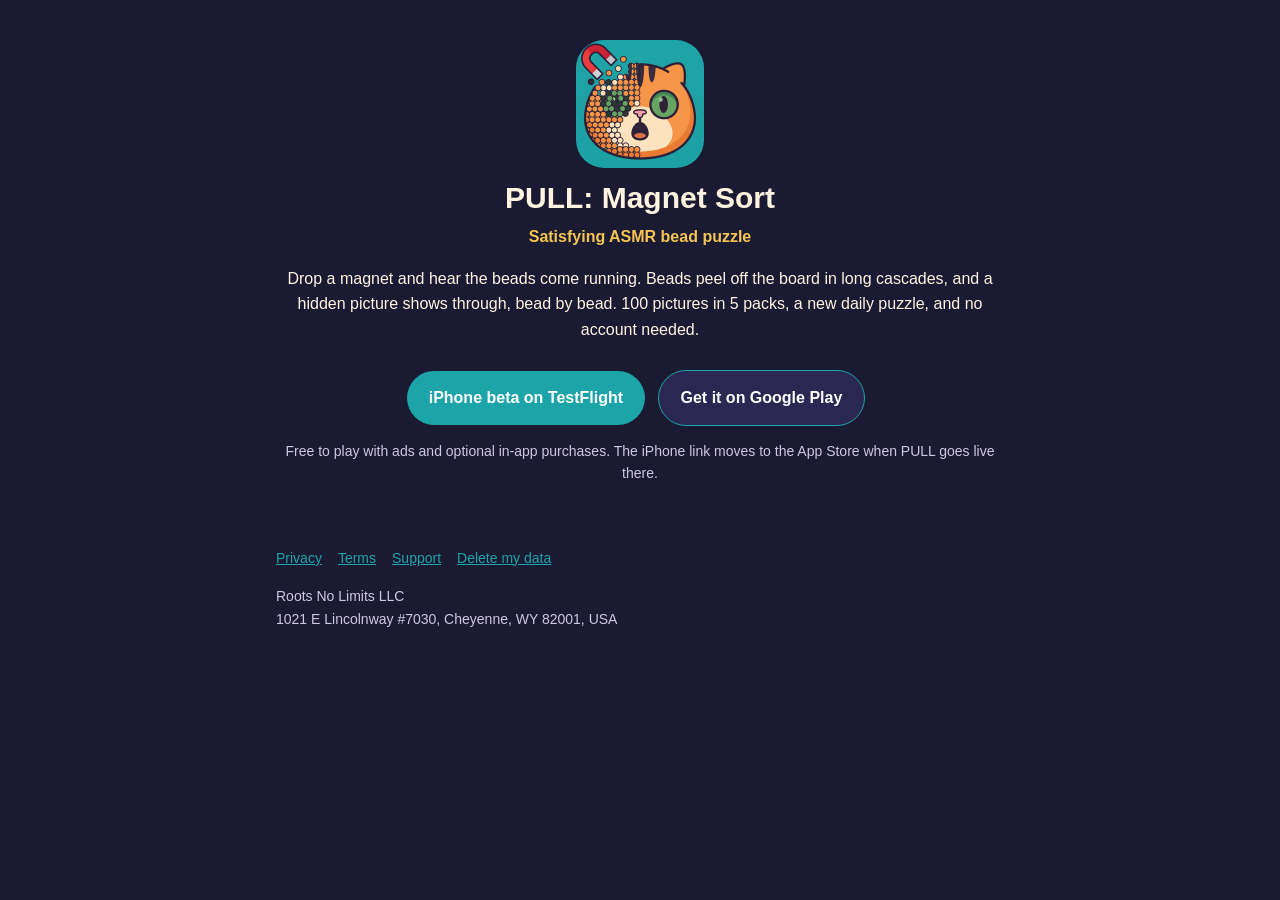
<file: index.html>
<!doctype html>
<html lang="en"><head><meta charset="utf-8"><meta name="viewport" content="width=device-width,initial-scale=1">
<title>PULL: Magnet Sort by Roots No Limits LLC</title>
<meta name="description" content="PULL: Magnet Sort is a satisfying ASMR bead puzzle game for iPhone and Android by Roots No Limits LLC.">
<link rel="canonical" href="https://game.rootsnolimits.com/">
<meta name="theme-color" content="#1B1A33">
<meta property="og:type" content="website"><meta property="og:title" content="PULL: Magnet Sort">
<meta property="og:description" content="Satisfying ASMR bead puzzle. Free on iPhone and Android.">
<meta property="og:url" content="https://game.rootsnolimits.com/"><meta property="og:image" content="https://game.rootsnolimits.com/get/og.png">
<link rel="icon" href="icon.png"><link rel="apple-touch-icon" href="icon.png"><link rel="stylesheet" href="style.css"></head>
<body><main>
<section class="hero">
<img class="hero-icon" src="icon.png" width="128" height="128" alt="PULL: Magnet Sort app icon">
<h1>PULL: Magnet Sort</h1>
<p class="sub">Satisfying ASMR bead puzzle</p>
<p>Drop a magnet and hear the beads come running. Beads peel off the board in long cascades, and a hidden picture shows through, bead by bead. 100 pictures in 5 packs, a new daily puzzle, and no account needed.</p>
<div class="stores">
<a class="btn" id="ios" href="https://testflight.apple.com/join/2nsPVVzH">iPhone beta on TestFlight</a>
<a class="btn alt" id="play" href="https://play.google.com/store/apps/details?id=com.rootsnolimits.pull">Get it on Google Play</a>
</div>
<p class="muted" id="note">Free to play with ads and optional in-app purchases. The iPhone link moves to the App Store when PULL goes live there.</p>
</section>
<script>
// Set APP_STORE when the App Store listing is live; the iPhone button then points there.
var APP_STORE="";
if(APP_STORE){var a=document.getElementById('ios');a.href=APP_STORE;a.textContent='Download on the App Store';document.getElementById('note').textContent='Free to play with ads and optional in-app purchases.';}
</script>
<nav><a href="privacy.html">Privacy</a><a href="terms.html">Terms</a><a href="support.html">Support</a><a href="delete-data.html">Delete my data</a></nav>
<footer class="muted">Roots No Limits LLC<br>1021 E Lincolnway #7030, Cheyenne, WY 82001, USA</footer>
</main></body></html>
</file>
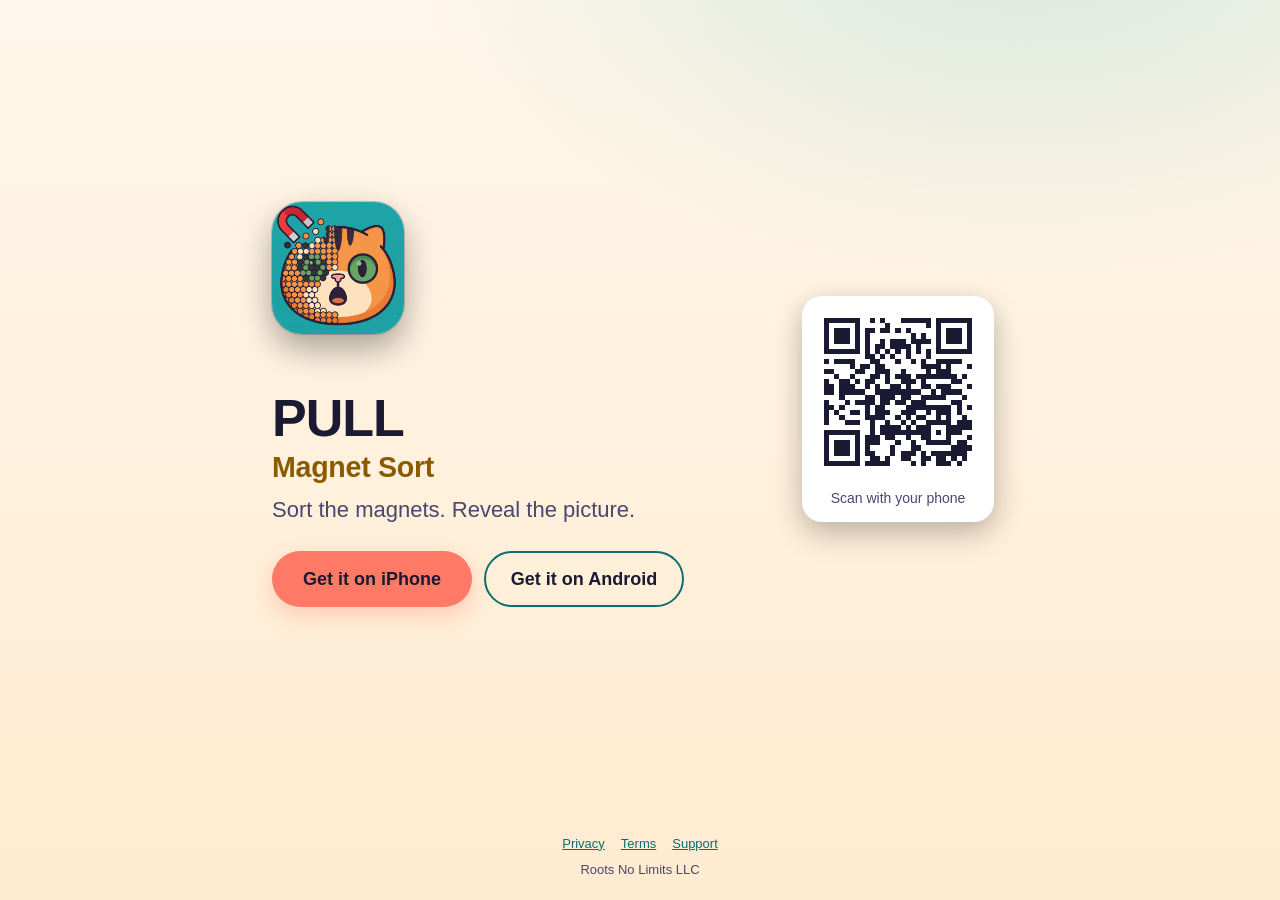
<file: get/index.html>
<!doctype html>
<html lang="en"><head><meta charset="utf-8">
<meta name="viewport" content="width=device-width,initial-scale=1,viewport-fit=cover">
<title>PULL: Magnet Sort</title>
<meta name="description" content="Place magnets to pull matching beads off a hidden picture. Sort the magnets. Reveal the picture.">
<meta name="color-scheme" content="dark light">
<meta name="theme-color" content="#1B1A33" media="(prefers-color-scheme: dark)">
<meta name="theme-color" content="#FFF7EA" media="(prefers-color-scheme: light)">
<link rel="canonical" href="https://game.rootsnolimits.com/get/">
<link rel="icon" href="../icon.png"><link rel="apple-touch-icon" href="../icon.png">
<meta property="og:type" content="website"><meta property="og:site_name" content="PULL: Magnet Sort">
<meta property="og:title" content="PULL: Magnet Sort">
<meta property="og:description" content="Sort the magnets. Reveal the picture. Free on iPhone and Android.">
<meta property="og:url" content="https://game.rootsnolimits.com/get/">
<meta property="og:image" content="https://game.rootsnolimits.com/get/og.png">
<meta property="og:image:width" content="1200"><meta property="og:image:height" content="630">
<meta property="og:image:alt" content="PULL: Magnet Sort app icon beside a red horseshoe magnet pulling colored beads">
<meta name="twitter:card" content="summary_large_image">
<meta name="twitter:title" content="PULL: Magnet Sort">
<meta name="twitter:description" content="Sort the magnets. Reveal the picture. Free on iPhone and Android.">
<meta name="twitter:image" content="https://game.rootsnolimits.com/get/og.png">
<meta name="twitter:image:alt" content="PULL: Magnet Sort app icon beside a red horseshoe magnet pulling colored beads">
<style>
:root{--bg:#1B1A33;--bg2:#2A2752;--panel:#2A2752;--text:#FFF4E0;--muted:#CFC6E8;--teal:#2FC3C8;--tealbtn:#1DA4A8;--gold:#F5C451;--coral:#FF7A66;--coral-h:#FF9080;--ink:#1B1A33;--line:rgba(255,244,224,.18);--bead1:#F28C28;--bead2:#FFF4E0;--bead3:#1DA4A8;--bead4:#F5C451;--glow:rgba(47,195,200,.22)}
@media (prefers-color-scheme:light){:root:not([data-theme=dark]){--bg:#FFF7EA;--bg2:#FFEBD0;--panel:#FFFFFF;--text:#1B1A33;--muted:#4A4670;--teal:#0B6E72;--tealbtn:#0B6E72;--gold:#8A5A00;--coral-h:#FF8F7D;--line:rgba(27,26,51,.2);--bead2:#2A2752;--glow:rgba(29,164,168,.18)}}
*{box-sizing:border-box}
html{-webkit-text-size-adjust:100%}
body{margin:0;min-height:100vh;min-height:100dvh;background:radial-gradient(900px 520px at 80% -10%,var(--glow),transparent 70%),linear-gradient(180deg,var(--bg),var(--bg2));background-color:var(--bg);color:var(--text);font:16px/1.55 -apple-system,BlinkMacSystemFont,"Segoe UI",Roboto,"Noto Sans Thai",sans-serif;display:flex;flex-direction:column}
main{flex:1;width:100%;max-width:980px;margin:0 auto;padding:max(24px,env(safe-area-inset-top)) 16px 24px;display:flex;flex-direction:column;justify-content:center}
.hero{display:grid;gap:28px;justify-items:center;text-align:center}
.stage{position:relative;width:196px;height:196px;display:grid;place-items:center;margin-top:8px}
.stage img{position:relative;z-index:1;width:132px;height:132px;border-radius:30px;box-shadow:0 14px 34px rgba(0,0,0,.35),0 0 0 1px var(--line)}
.bead{position:absolute;left:50%;top:50%;width:11px;height:11px;margin:-5.5px;border-radius:50%;background:var(--c);opacity:0;box-shadow:inset -2px -2px 0 rgba(0,0,0,.18),inset 2px 2px 0 rgba(255,255,255,.35);animation:pull 4.8s cubic-bezier(.5,0,.2,1) infinite;animation-delay:var(--d)}
@keyframes pull{0%{transform:translate(var(--x),var(--y)) scale(.7);opacity:0}15%{opacity:.95}70%{transform:translate(calc(var(--x)*.38),calc(var(--y)*.38)) scale(1);opacity:.95}100%{transform:translate(0,0) scale(.4);opacity:0}}
h1{margin:0;font-size:clamp(32px,8.5vw,52px);line-height:1.08;letter-spacing:-.02em;font-weight:800}
h1 small{display:block;font-size:.55em;font-weight:700;color:var(--gold);letter-spacing:-.01em;margin-top:6px}
.pitch{margin:10px 0 0;font-size:clamp(18px,4.8vw,22px);color:var(--muted)}
.actions{display:grid;gap:12px;width:100%;max-width:360px}
.btn{display:flex;flex-direction:column;align-items:center;justify-content:center;min-height:56px;padding:10px 22px;border-radius:999px;font-weight:800;font-size:18px;line-height:1.2;text-decoration:none;border:2px solid transparent;transition:transform .15s ease,background-color .15s ease,box-shadow .15s ease;-webkit-tap-highlight-color:transparent}
.btn small{font-size:13px;font-weight:600;opacity:.9}
.btn.primary{background:var(--coral);color:var(--ink);box-shadow:0 8px 22px rgba(255,122,102,.32)}
.btn.primary:hover{background:var(--coral-h);transform:translateY(-2px)}
.btn.primary:active{transform:translateY(0) scale(.98)}
.btn.secondary{background:transparent;color:var(--text);border-color:var(--line)}
.btn.secondary[href]{border-color:var(--teal);color:var(--text)}
.btn.secondary[href]:hover{background:var(--glow)}
.btn[aria-disabled=true]{cursor:default;opacity:1;color:var(--muted)}
:focus-visible{outline:3px solid var(--gold);outline-offset:3px}
.status{min-height:24px;margin:0;color:var(--muted);font-size:15px}
.bar{display:none;width:120px;height:4px;border-radius:4px;background:var(--line);overflow:hidden;margin:0 auto}
.redirecting .bar{display:block}.bar i{display:block;height:100%;width:100%;background:var(--teal);transform-origin:left;animation:fill .6s linear forwards}
@keyframes fill{from{transform:scaleX(0)}to{transform:scaleX(1)}}
.qr{display:none;text-align:center}
.qr figure{margin:0;display:inline-block;background:#fff;padding:12px;border-radius:20px;box-shadow:0 10px 30px rgba(0,0,0,.28)}
.qr svg{display:block;width:168px;height:168px}
.qr figcaption{margin-top:10px;color:var(--muted);font-size:14px}
.qr figcaption{margin-top:0;padding-top:12px;color:#4A4670}
footer{padding:16px 16px max(20px,env(safe-area-inset-bottom));text-align:center;font-size:13px;color:var(--muted)}
footer a{color:var(--teal);margin:0 8px}
noscript .ns{max-width:360px;margin:16px auto 0;display:grid;gap:10px}
@media (min-width:760px){
 .hero{grid-template-columns:1fr auto;grid-template-areas:"stage qr" "copy qr";gap:24px 72px;text-align:left;justify-items:start;align-items:center}
 .hero .stage{grid-area:stage}.hero .copy{grid-area:copy}
 .qr{display:block;grid-area:qr;justify-self:center}
 .hero{grid-template-columns:auto 220px;grid-template-areas:"stage qr" "copy qr";justify-content:center;column-gap:104px}
 .stage{margin:0 0 0 -32px}
 .actions{max-width:none;grid-template-columns:1fr 1fr;width:auto}
 .actions .btn{min-width:200px}
 .status,.bar{margin-left:0}
}
@media (hover:none) and (pointer:coarse){.qr{display:none!important}}
@media (prefers-reduced-motion:reduce){.bead{animation:none;opacity:0}.btn{transition:none}.bar i{animation:none;transform:none}}
</style></head>
<body>
<main>
<section class="hero" id="hero" aria-labelledby="title">
 <div class="stage" aria-hidden="true" id="stage"><img src="../icon.png" width="132" height="132" alt=""></div>
 <div class="copy">
  <h1 id="title">PULL<small>Magnet Sort</small></h1>
  <p class="pitch" data-i18n="pitch">Sort the magnets. Reveal the picture.</p>
  <div class="actions" style="margin-top:24px">
   <a class="btn primary" id="ios" href="https://testflight.apple.com/join/2nsPVVzH"><span data-i18n="ios">Get it on iPhone</span></a>
   <a class="btn secondary" id="android" href="https://play.google.com/store/apps/details?id=com.rootsnolimits.pull"><span data-i18n="android">Get it on Android</span></a>
  </div>
  <p class="status" id="status" role="status" aria-live="polite" style="margin-top:16px"></p>
  <div class="bar" aria-hidden="true"><i></i></div>
  <noscript><div class="ns">
   <a class="btn primary" href="https://testflight.apple.com/join/2nsPVVzH">Get it on iPhone</a>
   <a class="btn secondary" href="https://play.google.com/store/apps/details?id=com.rootsnolimits.pull">Get it on Android</a>
  </div></noscript>
 </div>
 <aside class="qr" aria-label="Scan to open on your phone"><figure><svg xmlns="http://www.w3.org/2000/svg" viewBox="0 0 33 33" shape-rendering="crispEdges" role="img" aria-label="QR code for https://game.rootsnolimits.com/get/"><rect width="33" height="33" fill="#fff"/><path fill="#1B1A33" d="M2 2h1v1h-1zM3 2h1v1h-1zM4 2h1v1h-1zM5 2h1v1h-1zM6 2h1v1h-1zM7 2h1v1h-1zM8 2h1v1h-1zM11 2h1v1h-1zM13 2h1v1h-1zM17 2h1v1h-1zM18 2h1v1h-1zM19 2h1v1h-1zM20 2h1v1h-1zM21 2h1v1h-1zM22 2h1v1h-1zM24 2h1v1h-1zM25 2h1v1h-1zM26 2h1v1h-1zM27 2h1v1h-1zM28 2h1v1h-1zM29 2h1v1h-1zM30 2h1v1h-1zM2 3h1v1h-1zM8 3h1v1h-1zM14 3h1v1h-1zM22 3h1v1h-1zM24 3h1v1h-1zM30 3h1v1h-1zM2 4h1v1h-1zM4 4h1v1h-1zM5 4h1v1h-1zM6 4h1v1h-1zM8 4h1v1h-1zM10 4h1v1h-1zM11 4h1v1h-1zM13 4h1v1h-1zM14 4h1v1h-1zM16 4h1v1h-1zM18 4h1v1h-1zM24 4h1v1h-1zM26 4h1v1h-1zM27 4h1v1h-1zM28 4h1v1h-1zM30 4h1v1h-1zM2 5h1v1h-1zM4 5h1v1h-1zM5 5h1v1h-1zM6 5h1v1h-1zM8 5h1v1h-1zM10 5h1v1h-1zM19 5h1v1h-1zM21 5h1v1h-1zM24 5h1v1h-1zM26 5h1v1h-1zM27 5h1v1h-1zM28 5h1v1h-1zM30 5h1v1h-1zM2 6h1v1h-1zM4 6h1v1h-1zM5 6h1v1h-1zM6 6h1v1h-1zM8 6h1v1h-1zM10 6h1v1h-1zM13 6h1v1h-1zM15 6h1v1h-1zM16 6h1v1h-1zM17 6h1v1h-1zM19 6h1v1h-1zM20 6h1v1h-1zM21 6h1v1h-1zM22 6h1v1h-1zM24 6h1v1h-1zM26 6h1v1h-1zM27 6h1v1h-1zM28 6h1v1h-1zM30 6h1v1h-1zM2 7h1v1h-1zM8 7h1v1h-1zM10 7h1v1h-1zM12 7h1v1h-1zM13 7h1v1h-1zM15 7h1v1h-1zM16 7h1v1h-1zM17 7h1v1h-1zM18 7h1v1h-1zM20 7h1v1h-1zM24 7h1v1h-1zM30 7h1v1h-1zM2 8h1v1h-1zM3 8h1v1h-1zM4 8h1v1h-1zM5 8h1v1h-1zM6 8h1v1h-1zM7 8h1v1h-1zM8 8h1v1h-1zM10 8h1v1h-1zM12 8h1v1h-1zM14 8h1v1h-1zM16 8h1v1h-1zM18 8h1v1h-1zM20 8h1v1h-1zM22 8h1v1h-1zM24 8h1v1h-1zM25 8h1v1h-1zM26 8h1v1h-1zM27 8h1v1h-1zM28 8h1v1h-1zM29 8h1v1h-1zM30 8h1v1h-1zM10 9h1v1h-1zM11 9h1v1h-1zM13 9h1v1h-1zM15 9h1v1h-1zM18 9h1v1h-1zM22 9h1v1h-1zM2 10h1v1h-1zM4 10h1v1h-1zM5 10h1v1h-1zM6 10h1v1h-1zM7 10h1v1h-1zM11 10h1v1h-1zM12 10h1v1h-1zM16 10h1v1h-1zM19 10h1v1h-1zM21 10h1v1h-1zM24 10h1v1h-1zM25 10h1v1h-1zM26 10h1v1h-1zM27 10h1v1h-1zM28 10h1v1h-1zM7 11h1v1h-1zM9 11h1v1h-1zM10 11h1v1h-1zM12 11h1v1h-1zM13 11h1v1h-1zM21 11h1v1h-1zM22 11h1v1h-1zM23 11h1v1h-1zM24 11h1v1h-1zM26 11h1v1h-1zM30 11h1v1h-1zM2 12h1v1h-1zM3 12h1v1h-1zM8 12h1v1h-1zM9 12h1v1h-1zM12 12h1v1h-1zM13 12h1v1h-1zM14 12h1v1h-1zM17 12h1v1h-1zM22 12h1v1h-1zM24 12h1v1h-1zM25 12h1v1h-1zM26 12h1v1h-1zM4 13h1v1h-1zM7 13h1v1h-1zM11 13h1v1h-1zM12 13h1v1h-1zM14 13h1v1h-1zM16 13h1v1h-1zM17 13h1v1h-1zM18 13h1v1h-1zM20 13h1v1h-1zM21 13h1v1h-1zM22 13h1v1h-1zM23 13h1v1h-1zM24 13h1v1h-1zM25 13h1v1h-1zM26 13h1v1h-1zM27 13h1v1h-1zM29 13h1v1h-1zM2 14h1v1h-1zM5 14h1v1h-1zM6 14h1v1h-1zM8 14h1v1h-1zM10 14h1v1h-1zM11 14h1v1h-1zM14 14h1v1h-1zM17 14h1v1h-1zM18 14h1v1h-1zM19 14h1v1h-1zM21 14h1v1h-1zM27 14h1v1h-1zM28 14h1v1h-1zM2 15h1v1h-1zM3 15h1v1h-1zM5 15h1v1h-1zM6 15h1v1h-1zM7 15h1v1h-1zM10 15h1v1h-1zM12 15h1v1h-1zM15 15h1v1h-1zM16 15h1v1h-1zM18 15h1v1h-1zM21 15h1v1h-1zM22 15h1v1h-1zM24 15h1v1h-1zM25 15h1v1h-1zM26 15h1v1h-1zM30 15h1v1h-1zM2 16h1v1h-1zM3 16h1v1h-1zM5 16h1v1h-1zM6 16h1v1h-1zM7 16h1v1h-1zM8 16h1v1h-1zM9 16h1v1h-1zM12 16h1v1h-1zM13 16h1v1h-1zM14 16h1v1h-1zM15 16h1v1h-1zM16 16h1v1h-1zM17 16h1v1h-1zM18 16h1v1h-1zM19 16h1v1h-1zM20 16h1v1h-1zM23 16h1v1h-1zM25 16h1v1h-1zM26 16h1v1h-1zM27 16h1v1h-1zM28 16h1v1h-1zM5 17h1v1h-1zM10 17h1v1h-1zM11 17h1v1h-1zM13 17h1v1h-1zM14 17h1v1h-1zM15 17h1v1h-1zM17 17h1v1h-1zM18 17h1v1h-1zM21 17h1v1h-1zM22 17h1v1h-1zM23 17h1v1h-1zM24 17h1v1h-1zM25 17h1v1h-1zM29 17h1v1h-1zM2 18h1v1h-1zM6 18h1v1h-1zM8 18h1v1h-1zM9 18h1v1h-1zM10 18h1v1h-1zM11 18h1v1h-1zM13 18h1v1h-1zM14 18h1v1h-1zM16 18h1v1h-1zM17 18h1v1h-1zM19 18h1v1h-1zM20 18h1v1h-1zM21 18h1v1h-1zM27 18h1v1h-1zM28 18h1v1h-1zM2 19h1v1h-1zM3 19h1v1h-1zM5 19h1v1h-1zM10 19h1v1h-1zM12 19h1v1h-1zM13 19h1v1h-1zM18 19h1v1h-1zM19 19h1v1h-1zM20 19h1v1h-1zM21 19h1v1h-1zM22 19h1v1h-1zM23 19h1v1h-1zM24 19h1v1h-1zM25 19h1v1h-1zM26 19h1v1h-1zM28 19h1v1h-1zM30 19h1v1h-1zM2 20h1v1h-1zM4 20h1v1h-1zM7 20h1v1h-1zM8 20h1v1h-1zM10 20h1v1h-1zM12 20h1v1h-1zM13 20h1v1h-1zM14 20h1v1h-1zM17 20h1v1h-1zM18 20h1v1h-1zM19 20h1v1h-1zM22 20h1v1h-1zM24 20h1v1h-1zM25 20h1v1h-1zM26 20h1v1h-1zM28 20h1v1h-1zM2 21h1v1h-1zM5 21h1v1h-1zM10 21h1v1h-1zM11 21h1v1h-1zM12 21h1v1h-1zM13 21h1v1h-1zM16 21h1v1h-1zM18 21h1v1h-1zM20 21h1v1h-1zM21 21h1v1h-1zM24 21h1v1h-1zM26 21h1v1h-1zM29 21h1v1h-1zM2 22h1v1h-1zM6 22h1v1h-1zM7 22h1v1h-1zM8 22h1v1h-1zM11 22h1v1h-1zM14 22h1v1h-1zM17 22h1v1h-1zM19 22h1v1h-1zM22 22h1v1h-1zM23 22h1v1h-1zM24 22h1v1h-1zM25 22h1v1h-1zM26 22h1v1h-1zM28 22h1v1h-1zM29 22h1v1h-1zM30 22h1v1h-1zM11 23h1v1h-1zM13 23h1v1h-1zM14 23h1v1h-1zM15 23h1v1h-1zM16 23h1v1h-1zM18 23h1v1h-1zM20 23h1v1h-1zM21 23h1v1h-1zM22 23h1v1h-1zM26 23h1v1h-1zM27 23h1v1h-1zM28 23h1v1h-1zM29 23h1v1h-1zM30 23h1v1h-1zM2 24h1v1h-1zM3 24h1v1h-1zM4 24h1v1h-1zM5 24h1v1h-1zM6 24h1v1h-1zM7 24h1v1h-1zM8 24h1v1h-1zM11 24h1v1h-1zM13 24h1v1h-1zM14 24h1v1h-1zM15 24h1v1h-1zM16 24h1v1h-1zM17 24h1v1h-1zM18 24h1v1h-1zM19 24h1v1h-1zM20 24h1v1h-1zM21 24h1v1h-1zM22 24h1v1h-1zM24 24h1v1h-1zM26 24h1v1h-1zM27 24h1v1h-1zM28 24h1v1h-1zM2 25h1v1h-1zM8 25h1v1h-1zM10 25h1v1h-1zM11 25h1v1h-1zM12 25h1v1h-1zM14 25h1v1h-1zM15 25h1v1h-1zM18 25h1v1h-1zM21 25h1v1h-1zM22 25h1v1h-1zM26 25h1v1h-1zM30 25h1v1h-1zM2 26h1v1h-1zM4 26h1v1h-1zM5 26h1v1h-1zM6 26h1v1h-1zM8 26h1v1h-1zM10 26h1v1h-1zM11 26h1v1h-1zM12 26h1v1h-1zM16 26h1v1h-1zM19 26h1v1h-1zM22 26h1v1h-1zM23 26h1v1h-1zM24 26h1v1h-1zM25 26h1v1h-1zM26 26h1v1h-1zM28 26h1v1h-1zM29 26h1v1h-1zM2 27h1v1h-1zM4 27h1v1h-1zM5 27h1v1h-1zM6 27h1v1h-1zM8 27h1v1h-1zM10 27h1v1h-1zM15 27h1v1h-1zM19 27h1v1h-1zM20 27h1v1h-1zM27 27h1v1h-1zM28 27h1v1h-1zM29 27h1v1h-1zM30 27h1v1h-1zM2 28h1v1h-1zM4 28h1v1h-1zM5 28h1v1h-1zM6 28h1v1h-1zM8 28h1v1h-1zM10 28h1v1h-1zM11 28h1v1h-1zM15 28h1v1h-1zM17 28h1v1h-1zM18 28h1v1h-1zM19 28h1v1h-1zM21 28h1v1h-1zM23 28h1v1h-1zM24 28h1v1h-1zM25 28h1v1h-1zM26 28h1v1h-1zM27 28h1v1h-1zM28 28h1v1h-1zM29 28h1v1h-1zM2 29h1v1h-1zM8 29h1v1h-1zM11 29h1v1h-1zM12 29h1v1h-1zM14 29h1v1h-1zM17 29h1v1h-1zM18 29h1v1h-1zM21 29h1v1h-1zM22 29h1v1h-1zM24 29h1v1h-1zM25 29h1v1h-1zM27 29h1v1h-1zM29 29h1v1h-1zM2 30h1v1h-1zM3 30h1v1h-1zM4 30h1v1h-1zM5 30h1v1h-1zM6 30h1v1h-1zM7 30h1v1h-1zM8 30h1v1h-1zM10 30h1v1h-1zM11 30h1v1h-1zM12 30h1v1h-1zM13 30h1v1h-1zM14 30h1v1h-1zM19 30h1v1h-1zM21 30h1v1h-1zM24 30h1v1h-1zM25 30h1v1h-1zM26 30h1v1h-1zM28 30h1v1h-1z"/></svg><figcaption data-i18n="scan">Scan with your phone</figcaption></figure></aside>
</section>
</main>
<footer><a href="../privacy.html">Privacy</a><a href="../terms.html">Terms</a><a href="../support.html">Support</a><div style="margin-top:6px">Roots No Limits LLC</div></footer>
<script>
// ---- Config ----
var IOS_URL="https://testflight.apple.com/join/2nsPVVzH";
var ANDROID_URL="https://play.google.com/store/apps/details?id=com.rootsnolimits.pull";
var ANDROID_LIVE=true;
var REDIRECT_DELAY_MS=600;
// ---- Copy ----
var STRINGS={
 en:{pitch:"Sort the magnets. Reveal the picture.",ios:"Get it on iPhone",android:"Get it on Android",soon:"Coming soon to Google Play",scan:"Scan with your phone",opening:"Opening PULL…",alt:"Android version coming soon. Get it on iPhone now."},
 th:{pitch:"จัดเรียงแม่เหล็ก เผยภาพลับ",ios:"ดาวน์โหลดบน iPhone",android:"ดาวน์โหลดบน Android",soon:"เร็วๆ นี้บน Google Play",scan:"สแกนด้วยมือถือของคุณ",opening:"กำลังเปิด PULL…",alt:"เวอร์ชัน Android เร็วๆ นี้ ดาวน์โหลดบน iPhone ได้แล้ว"}
};
(function(){
 var lang=((navigator.language||"en")+"").toLowerCase().indexOf("th")===0?"th":"en";
 var S=STRINGS[lang];
 document.documentElement.lang=lang;
 var els=document.querySelectorAll("[data-i18n]");
 for(var i=0;i<els.length;i++){var k=els[i].getAttribute("data-i18n");if(S[k])els[i].textContent=S[k];}

 // ---- src passthrough ----
 var m=/[?&]src=([^&#]*)/.exec(location.search),src="";
 if(m){try{src=decodeURIComponent(m[1])}catch(e){}src=src.replace(/[^A-Za-z0-9_\-]/g,"").slice(0,40);}
 function withSrc(url,kind){
  if(!src)return url;
  if(kind==="play")return url+(url.indexOf("?")<0?"?":"&")+"referrer=utm_source%3Dshare%26utm_content%3D"+src;
  // Hook for when IOS_URL becomes an App Store URL. Never added to TestFlight links.
  if(kind==="ios"&&/^https:\/\/apps\.apple\.com\//.test(url))return url+(url.indexOf("?")<0?"?":"&")+"ct="+src;
  return url;
 }
 var iosHref=withSrc(IOS_URL,"ios"),playHref=withSrc(ANDROID_URL,"play");
 var ios=document.getElementById("ios"),and=document.getElementById("android"),status=document.getElementById("status");
 ios.href=iosHref;
 if(ANDROID_LIVE){and.href=playHref;and.removeAttribute("aria-disabled");var sm=and.querySelector("small");if(sm)sm.style.display="none";}

 // ---- Device ----
 var ua=navigator.userAgent||"";
 var isIOS=/iPhone|iPad|iPod/.test(ua)||(navigator.platform==="MacIntel"&&navigator.maxTouchPoints>1);
 var isAndroid=/Android/i.test(ua);
 var target=isIOS?iosHref:(isAndroid&&ANDROID_LIVE?playHref:"");
 var reduce=window.matchMedia&&matchMedia("(prefers-reduced-motion: reduce)").matches;

 // ---- Bead motion ----
 if(!reduce){
  var st=document.getElementById("stage"),cols=["--bead1","--bead2","--bead3","--bead4"],html="";
  for(var j=0;j<14;j++){
   var a=(j/14)*Math.PI*2+(j%3)*0.2,r=88+(j%4)*6;
   html+='<span class="bead" style="--x:'+Math.round(Math.cos(a)*r)+'px;--y:'+Math.round(Math.sin(a)*r)+'px;--c:var('+cols[j%4]+');--d:-'+((j*0.34).toFixed(2))+'s"></span>';
  }
  st.insertAdjacentHTML("afterbegin",html);
 }

 // ---- Route ----
 if(target){
  status.textContent=S.opening;
  document.getElementById("hero").classList.add("redirecting");
  setTimeout(function(){location.replace(target)},reduce?0:REDIRECT_DELAY_MS);
 }else if(isAndroid){status.textContent=S.alt;}
})();
</script>
</body></html>
</file>
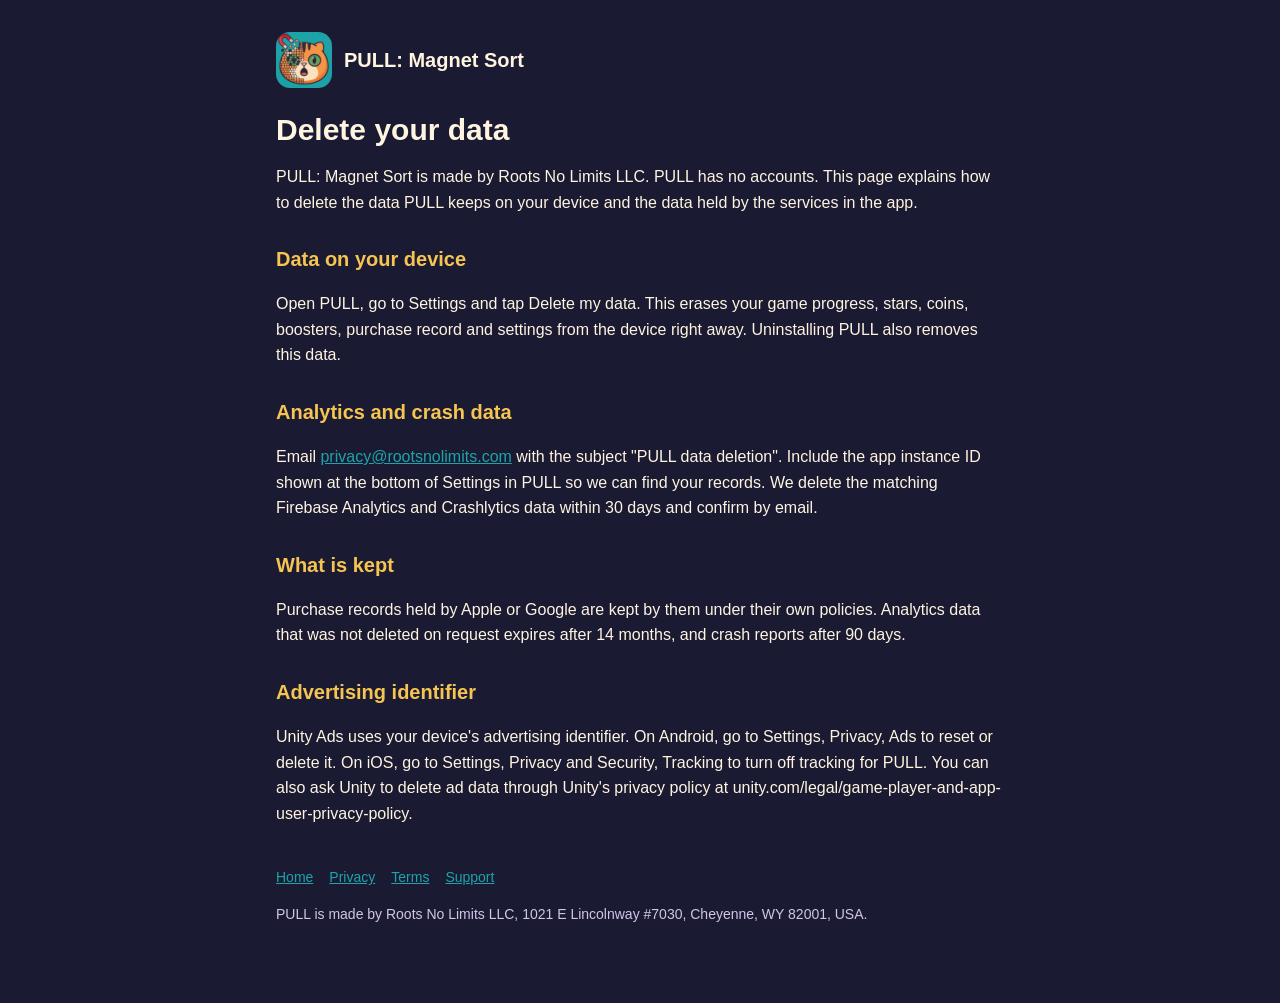
<file: delete-data.html>
<!doctype html>
<html lang="en"><head><meta charset="utf-8"><meta name="viewport" content="width=device-width,initial-scale=1">
<title>Delete your data - PULL: Magnet Sort</title><link rel="icon" href="icon.png"><link rel="stylesheet" href="style.css"></head>
<body><main><header><img src="icon.png" alt=""><a href="index.html">PULL: Magnet Sort</a></header>
<h1>Delete your data</h1>
<p>PULL: Magnet Sort is made by Roots No Limits LLC. PULL has no accounts. This page explains how to delete the data PULL keeps on your device and the data held by the services in the app.</p>
<h2>Data on your device</h2>
<p>Open PULL, go to Settings and tap Delete my data. This erases your game progress, stars, coins, boosters, purchase record and settings from the device right away. Uninstalling PULL also removes this data.</p>
<h2>Analytics and crash data</h2>
<p>Email <a href="mailto:privacy@rootsnolimits.com?subject=PULL%20data%20deletion">privacy@rootsnolimits.com</a> with the subject "PULL data deletion". Include the app instance ID shown at the bottom of Settings in PULL so we can find your records. We delete the matching Firebase Analytics and Crashlytics data within 30 days and confirm by email.</p>
<h2>What is kept</h2>
<p>Purchase records held by Apple or Google are kept by them under their own policies. Analytics data that was not deleted on request expires after 14 months, and crash reports after 90 days.</p>
<h2>Advertising identifier</h2>
<p>Unity Ads uses your device's advertising identifier. On Android, go to Settings, Privacy, Ads to reset or delete it. On iOS, go to Settings, Privacy and Security, Tracking to turn off tracking for PULL. You can also ask Unity to delete ad data through Unity's privacy policy at unity.com/legal/game-player-and-app-user-privacy-policy.</p>
<nav><a href="index.html">Home</a><a href="privacy.html">Privacy</a><a href="terms.html">Terms</a><a href="support.html">Support</a></nav>
<p class="muted">PULL is made by Roots No Limits LLC, 1021 E Lincolnway #7030, Cheyenne, WY 82001, USA.</p>
</main></body></html>
</file>
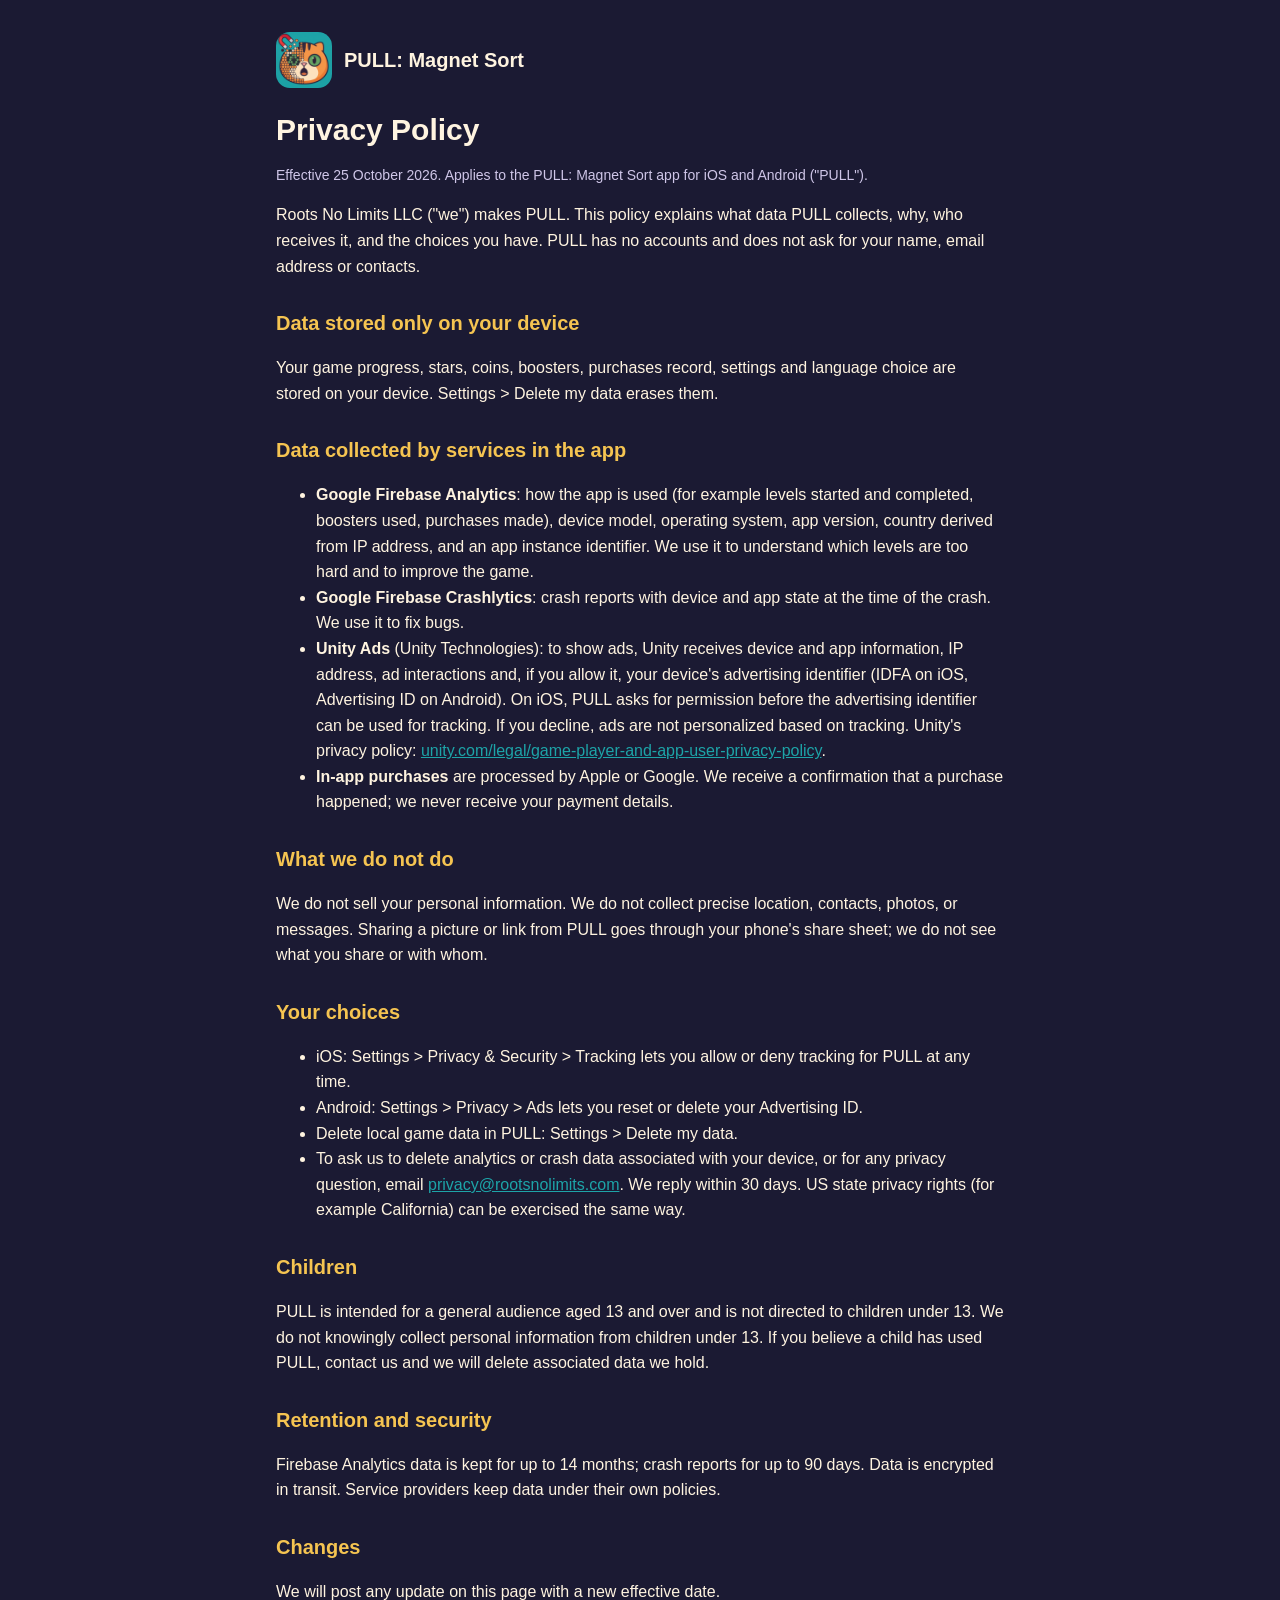
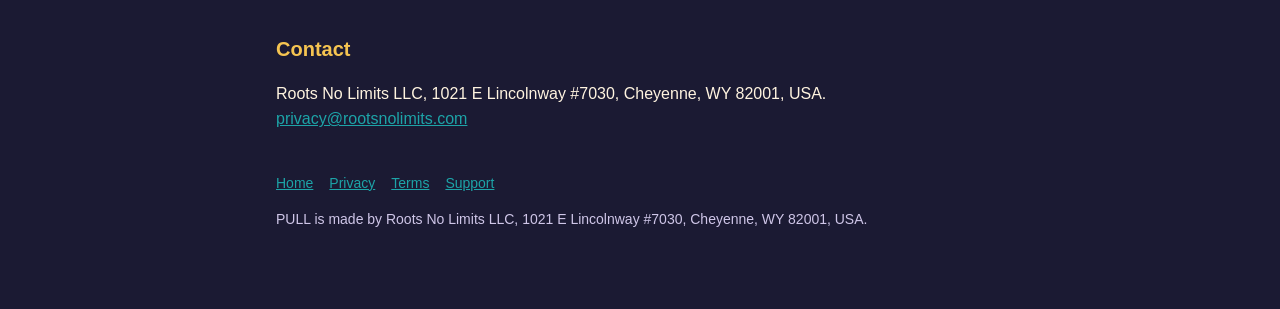
<file: privacy.html>
<!doctype html>
<html lang="en"><head><meta charset="utf-8"><meta name="viewport" content="width=device-width,initial-scale=1">
<title>Privacy Policy - PULL: Magnet Sort</title><link rel="icon" href="icon.png"><link rel="stylesheet" href="style.css"></head>
<body><main><header><img src="icon.png" alt=""><a href="index.html">PULL: Magnet Sort</a></header>
<h1>Privacy Policy</h1>
<p class="muted">Effective 25 October 2026. Applies to the PULL: Magnet Sort app for iOS and Android ("PULL").</p>
<p>Roots No Limits LLC ("we") makes PULL. This policy explains what data PULL collects, why, who receives it, and the choices you have. PULL has no accounts and does not ask for your name, email address or contacts.</p>
<h2>Data stored only on your device</h2>
<p>Your game progress, stars, coins, boosters, purchases record, settings and language choice are stored on your device. Settings &gt; Delete my data erases them.</p>
<h2>Data collected by services in the app</h2>
<ul>
<li><strong>Google Firebase Analytics</strong>: how the app is used (for example levels started and completed, boosters used, purchases made), device model, operating system, app version, country derived from IP address, and an app instance identifier. We use it to understand which levels are too hard and to improve the game.</li>
<li><strong>Google Firebase Crashlytics</strong>: crash reports with device and app state at the time of the crash. We use it to fix bugs.</li>
<li><strong>Unity Ads</strong> (Unity Technologies): to show ads, Unity receives device and app information, IP address, ad interactions and, if you allow it, your device's advertising identifier (IDFA on iOS, Advertising ID on Android). On iOS, PULL asks for permission before the advertising identifier can be used for tracking. If you decline, ads are not personalized based on tracking. Unity's privacy policy: <a href="https://unity.com/legal/game-player-and-app-user-privacy-policy">unity.com/legal/game-player-and-app-user-privacy-policy</a>.</li>
<li><strong>In-app purchases</strong> are processed by Apple or Google. We receive a confirmation that a purchase happened; we never receive your payment details.</li>
</ul>
<h2>What we do not do</h2>
<p>We do not sell your personal information. We do not collect precise location, contacts, photos, or messages. Sharing a picture or link from PULL goes through your phone's share sheet; we do not see what you share or with whom.</p>
<h2>Your choices</h2>
<ul>
<li>iOS: Settings &gt; Privacy &amp; Security &gt; Tracking lets you allow or deny tracking for PULL at any time.</li>
<li>Android: Settings &gt; Privacy &gt; Ads lets you reset or delete your Advertising ID.</li>
<li>Delete local game data in PULL: Settings &gt; Delete my data.</li>
<li>To ask us to delete analytics or crash data associated with your device, or for any privacy question, email <a href="mailto:privacy@rootsnolimits.com">privacy@rootsnolimits.com</a>. We reply within 30 days. US state privacy rights (for example California) can be exercised the same way.</li>
</ul>
<h2>Children</h2>
<p>PULL is intended for a general audience aged 13 and over and is not directed to children under 13. We do not knowingly collect personal information from children under 13. If you believe a child has used PULL, contact us and we will delete associated data we hold.</p>
<h2>Retention and security</h2>
<p>Firebase Analytics data is kept for up to 14 months; crash reports for up to 90 days. Data is encrypted in transit. Service providers keep data under their own policies.</p>
<h2>Changes</h2>
<p>We will post any update on this page with a new effective date.</p>
<h2>Contact</h2>
<p>Roots No Limits LLC, 1021 E Lincolnway #7030, Cheyenne, WY 82001, USA. <a href="mailto:privacy@rootsnolimits.com">privacy@rootsnolimits.com</a></p>
<nav><a href="index.html">Home</a><a href="privacy.html">Privacy</a><a href="terms.html">Terms</a><a href="support.html">Support</a></nav>
<p class="muted">PULL is made by Roots No Limits LLC, 1021 E Lincolnway #7030, Cheyenne, WY 82001, USA.</p>
</main></body></html>
</file>
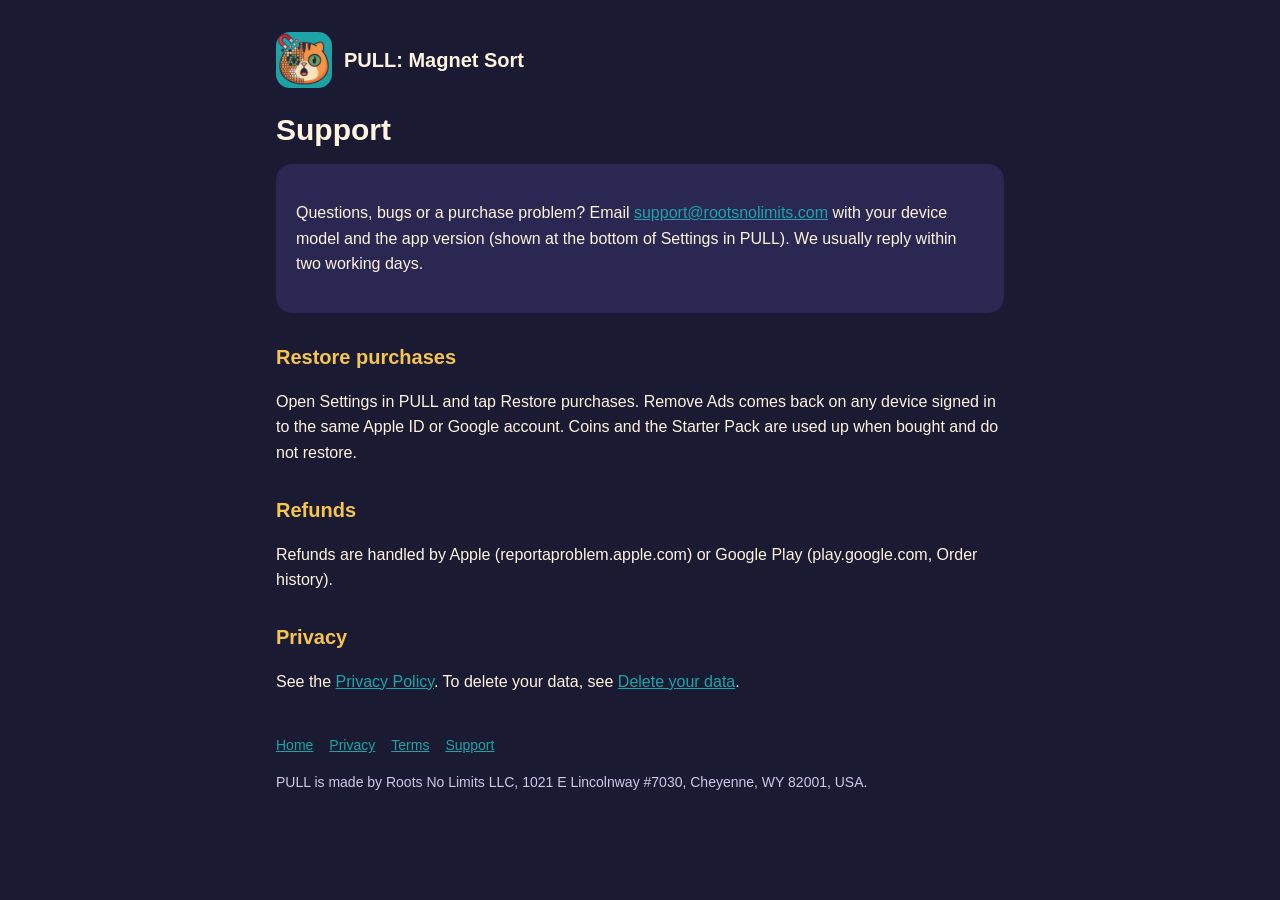
<file: support.html>
<!doctype html>
<html lang="en"><head><meta charset="utf-8"><meta name="viewport" content="width=device-width,initial-scale=1">
<title>Support - PULL: Magnet Sort</title><link rel="icon" href="icon.png"><link rel="stylesheet" href="style.css"></head>
<body><main><header><img src="icon.png" alt=""><a href="index.html">PULL: Magnet Sort</a></header>
<h1>Support</h1>
<div class="card"><p>Questions, bugs or a purchase problem? Email <a href="mailto:support@rootsnolimits.com">support@rootsnolimits.com</a> with your device model and the app version (shown at the bottom of Settings in PULL). We usually reply within two working days.</p></div>
<h2>Restore purchases</h2><p>Open Settings in PULL and tap Restore purchases. Remove Ads comes back on any device signed in to the same Apple ID or Google account. Coins and the Starter Pack are used up when bought and do not restore.</p>
<h2>Refunds</h2><p>Refunds are handled by Apple (reportaproblem.apple.com) or Google Play (play.google.com, Order history).</p>
<h2>Privacy</h2><p>See the <a href="privacy.html">Privacy Policy</a>. To delete your data, see <a href="delete-data.html">Delete your data</a>.</p>
<nav><a href="index.html">Home</a><a href="privacy.html">Privacy</a><a href="terms.html">Terms</a><a href="support.html">Support</a></nav>
<p class="muted">PULL is made by Roots No Limits LLC, 1021 E Lincolnway #7030, Cheyenne, WY 82001, USA.</p>
</main></body></html>
</file>
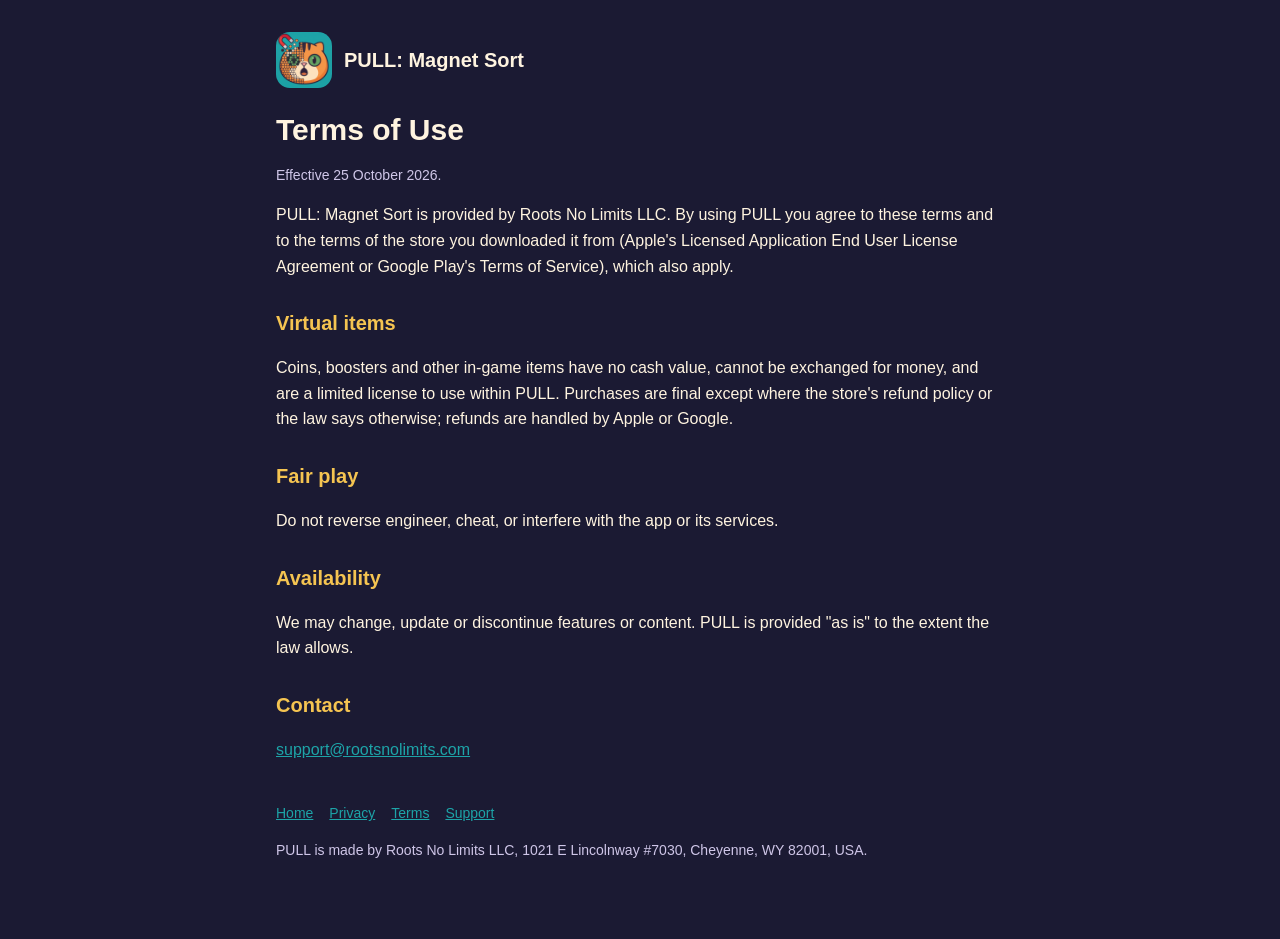
<file: terms.html>
<!doctype html>
<html lang="en"><head><meta charset="utf-8"><meta name="viewport" content="width=device-width,initial-scale=1">
<title>Terms of Use - PULL: Magnet Sort</title><link rel="icon" href="icon.png"><link rel="stylesheet" href="style.css"></head>
<body><main><header><img src="icon.png" alt=""><a href="index.html">PULL: Magnet Sort</a></header>
<h1>Terms of Use</h1>
<p class="muted">Effective 25 October 2026.</p>
<p>PULL: Magnet Sort is provided by Roots No Limits LLC. By using PULL you agree to these terms and to the terms of the store you downloaded it from (Apple's Licensed Application End User License Agreement or Google Play's Terms of Service), which also apply.</p>
<h2>Virtual items</h2>
<p>Coins, boosters and other in-game items have no cash value, cannot be exchanged for money, and are a limited license to use within PULL. Purchases are final except where the store's refund policy or the law says otherwise; refunds are handled by Apple or Google.</p>
<h2>Fair play</h2>
<p>Do not reverse engineer, cheat, or interfere with the app or its services.</p>
<h2>Availability</h2>
<p>We may change, update or discontinue features or content. PULL is provided "as is" to the extent the law allows.</p>
<h2>Contact</h2>
<p><a href="mailto:support@rootsnolimits.com">support@rootsnolimits.com</a></p>
<nav><a href="index.html">Home</a><a href="privacy.html">Privacy</a><a href="terms.html">Terms</a><a href="support.html">Support</a></nav>
<p class="muted">PULL is made by Roots No Limits LLC, 1021 E Lincolnway #7030, Cheyenne, WY 82001, USA.</p>
</main></body></html>
</file>
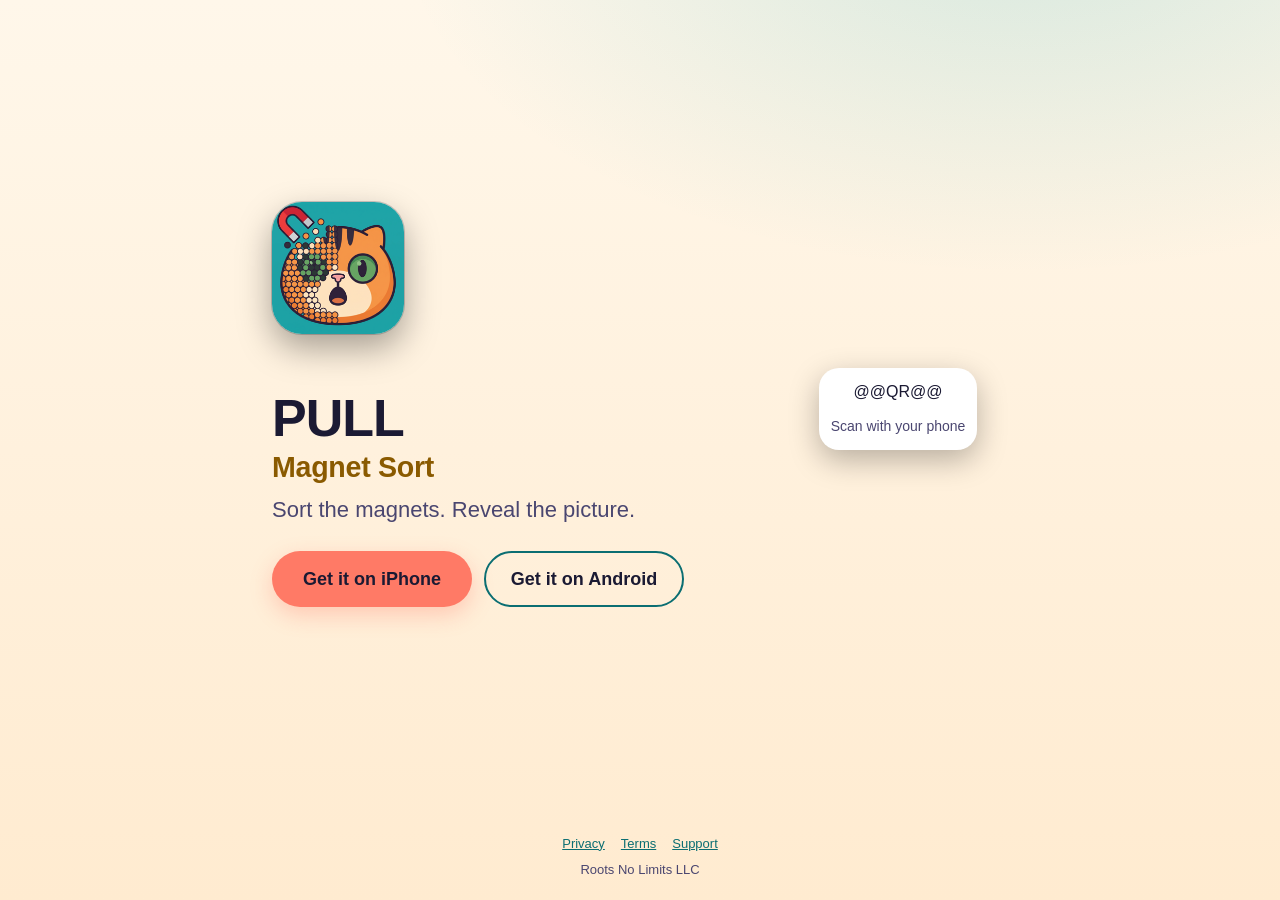
<file: tools/get.template.html>
<!doctype html>
<html lang="en"><head><meta charset="utf-8">
<meta name="viewport" content="width=device-width,initial-scale=1,viewport-fit=cover">
<title>PULL: Magnet Sort</title>
<meta name="description" content="Place magnets to pull matching beads off a hidden picture. Sort the magnets. Reveal the picture.">
<meta name="color-scheme" content="dark light">
<meta name="theme-color" content="#1B1A33" media="(prefers-color-scheme: dark)">
<meta name="theme-color" content="#FFF7EA" media="(prefers-color-scheme: light)">
<link rel="canonical" href="https://game.rootsnolimits.com/get/">
<link rel="icon" href="../icon.png"><link rel="apple-touch-icon" href="../icon.png">
<meta property="og:type" content="website"><meta property="og:site_name" content="PULL: Magnet Sort">
<meta property="og:title" content="PULL: Magnet Sort">
<meta property="og:description" content="Sort the magnets. Reveal the picture. Free on iPhone and Android.">
<meta property="og:url" content="https://game.rootsnolimits.com/get/">
<meta property="og:image" content="https://game.rootsnolimits.com/get/og.png">
<meta property="og:image:width" content="1200"><meta property="og:image:height" content="630">
<meta property="og:image:alt" content="PULL: Magnet Sort app icon beside a red horseshoe magnet pulling colored beads">
<meta name="twitter:card" content="summary_large_image">
<meta name="twitter:title" content="PULL: Magnet Sort">
<meta name="twitter:description" content="Sort the magnets. Reveal the picture. Free on iPhone and Android.">
<meta name="twitter:image" content="https://game.rootsnolimits.com/get/og.png">
<meta name="twitter:image:alt" content="PULL: Magnet Sort app icon beside a red horseshoe magnet pulling colored beads">
<style>
:root{--bg:#1B1A33;--bg2:#2A2752;--panel:#2A2752;--text:#FFF4E0;--muted:#CFC6E8;--teal:#2FC3C8;--tealbtn:#1DA4A8;--gold:#F5C451;--coral:#FF7A66;--coral-h:#FF9080;--ink:#1B1A33;--line:rgba(255,244,224,.18);--bead1:#F28C28;--bead2:#FFF4E0;--bead3:#1DA4A8;--bead4:#F5C451;--glow:rgba(47,195,200,.22)}
@media (prefers-color-scheme:light){:root:not([data-theme=dark]){--bg:#FFF7EA;--bg2:#FFEBD0;--panel:#FFFFFF;--text:#1B1A33;--muted:#4A4670;--teal:#0B6E72;--tealbtn:#0B6E72;--gold:#8A5A00;--coral-h:#FF8F7D;--line:rgba(27,26,51,.2);--bead2:#2A2752;--glow:rgba(29,164,168,.18)}}
*{box-sizing:border-box}
html{-webkit-text-size-adjust:100%}
body{margin:0;min-height:100vh;min-height:100dvh;background:radial-gradient(900px 520px at 80% -10%,var(--glow),transparent 70%),linear-gradient(180deg,var(--bg),var(--bg2));background-color:var(--bg);color:var(--text);font:16px/1.55 -apple-system,BlinkMacSystemFont,"Segoe UI",Roboto,"Noto Sans Thai",sans-serif;display:flex;flex-direction:column}
main{flex:1;width:100%;max-width:980px;margin:0 auto;padding:max(24px,env(safe-area-inset-top)) 16px 24px;display:flex;flex-direction:column;justify-content:center}
.hero{display:grid;gap:28px;justify-items:center;text-align:center}
.stage{position:relative;width:196px;height:196px;display:grid;place-items:center;margin-top:8px}
.stage img{position:relative;z-index:1;width:132px;height:132px;border-radius:30px;box-shadow:0 14px 34px rgba(0,0,0,.35),0 0 0 1px var(--line)}
.bead{position:absolute;left:50%;top:50%;width:11px;height:11px;margin:-5.5px;border-radius:50%;background:var(--c);opacity:0;box-shadow:inset -2px -2px 0 rgba(0,0,0,.18),inset 2px 2px 0 rgba(255,255,255,.35);animation:pull 4.8s cubic-bezier(.5,0,.2,1) infinite;animation-delay:var(--d)}
@keyframes pull{0%{transform:translate(var(--x),var(--y)) scale(.7);opacity:0}15%{opacity:.95}70%{transform:translate(calc(var(--x)*.38),calc(var(--y)*.38)) scale(1);opacity:.95}100%{transform:translate(0,0) scale(.4);opacity:0}}
h1{margin:0;font-size:clamp(32px,8.5vw,52px);line-height:1.08;letter-spacing:-.02em;font-weight:800}
h1 small{display:block;font-size:.55em;font-weight:700;color:var(--gold);letter-spacing:-.01em;margin-top:6px}
.pitch{margin:10px 0 0;font-size:clamp(18px,4.8vw,22px);color:var(--muted)}
.actions{display:grid;gap:12px;width:100%;max-width:360px}
.btn{display:flex;flex-direction:column;align-items:center;justify-content:center;min-height:56px;padding:10px 22px;border-radius:999px;font-weight:800;font-size:18px;line-height:1.2;text-decoration:none;border:2px solid transparent;transition:transform .15s ease,background-color .15s ease,box-shadow .15s ease;-webkit-tap-highlight-color:transparent}
.btn small{font-size:13px;font-weight:600;opacity:.9}
.btn.primary{background:var(--coral);color:var(--ink);box-shadow:0 8px 22px rgba(255,122,102,.32)}
.btn.primary:hover{background:var(--coral-h);transform:translateY(-2px)}
.btn.primary:active{transform:translateY(0) scale(.98)}
.btn.secondary{background:transparent;color:var(--text);border-color:var(--line)}
.btn.secondary[href]{border-color:var(--teal);color:var(--text)}
.btn.secondary[href]:hover{background:var(--glow)}
.btn[aria-disabled=true]{cursor:default;opacity:1;color:var(--muted)}
:focus-visible{outline:3px solid var(--gold);outline-offset:3px}
.status{min-height:24px;margin:0;color:var(--muted);font-size:15px}
.bar{display:none;width:120px;height:4px;border-radius:4px;background:var(--line);overflow:hidden;margin:0 auto}
.redirecting .bar{display:block}.bar i{display:block;height:100%;width:100%;background:var(--teal);transform-origin:left;animation:fill .6s linear forwards}
@keyframes fill{from{transform:scaleX(0)}to{transform:scaleX(1)}}
.qr{display:none;text-align:center}
.qr figure{margin:0;display:inline-block;background:#fff;padding:12px;border-radius:20px;box-shadow:0 10px 30px rgba(0,0,0,.28)}
.qr svg{display:block;width:168px;height:168px}
.qr figcaption{margin-top:10px;color:var(--muted);font-size:14px}
.qr figcaption{margin-top:0;padding-top:12px;color:#4A4670}
footer{padding:16px 16px max(20px,env(safe-area-inset-bottom));text-align:center;font-size:13px;color:var(--muted)}
footer a{color:var(--teal);margin:0 8px}
noscript .ns{max-width:360px;margin:16px auto 0;display:grid;gap:10px}
@media (min-width:760px){
 .hero{grid-template-columns:1fr auto;grid-template-areas:"stage qr" "copy qr";gap:24px 72px;text-align:left;justify-items:start;align-items:center}
 .hero .stage{grid-area:stage}.hero .copy{grid-area:copy}
 .qr{display:block;grid-area:qr;justify-self:center}
 .hero{grid-template-columns:auto 220px;grid-template-areas:"stage qr" "copy qr";justify-content:center;column-gap:104px}
 .stage{margin:0 0 0 -32px}
 .actions{max-width:none;grid-template-columns:1fr 1fr;width:auto}
 .actions .btn{min-width:200px}
 .status,.bar{margin-left:0}
}
@media (hover:none) and (pointer:coarse){.qr{display:none!important}}
@media (prefers-reduced-motion:reduce){.bead{animation:none;opacity:0}.btn{transition:none}.bar i{animation:none;transform:none}}
</style></head>
<body>
<main>
<section class="hero" id="hero" aria-labelledby="title">
 <div class="stage" aria-hidden="true" id="stage"><img src="../icon.png" width="132" height="132" alt=""></div>
 <div class="copy">
  <h1 id="title">PULL<small>Magnet Sort</small></h1>
  <p class="pitch" data-i18n="pitch">Sort the magnets. Reveal the picture.</p>
  <div class="actions" style="margin-top:24px">
   <a class="btn primary" id="ios" href="https://testflight.apple.com/join/2nsPVVzH"><span data-i18n="ios">Get it on iPhone</span></a>
   <a class="btn secondary" id="android" href="https://play.google.com/store/apps/details?id=com.rootsnolimits.pull"><span data-i18n="android">Get it on Android</span></a>
  </div>
  <p class="status" id="status" role="status" aria-live="polite" style="margin-top:16px"></p>
  <div class="bar" aria-hidden="true"><i></i></div>
  <noscript><div class="ns">
   <a class="btn primary" href="https://testflight.apple.com/join/2nsPVVzH">Get it on iPhone</a>
   <a class="btn secondary" href="https://play.google.com/store/apps/details?id=com.rootsnolimits.pull">Get it on Android</a>
  </div></noscript>
 </div>
 <aside class="qr" aria-label="Scan to open on your phone"><figure>@@QR@@<figcaption data-i18n="scan">Scan with your phone</figcaption></figure></aside>
</section>
</main>
<footer><a href="../privacy.html">Privacy</a><a href="../terms.html">Terms</a><a href="../support.html">Support</a><div style="margin-top:6px">Roots No Limits LLC</div></footer>
<script>
// ---- Config ----
var IOS_URL="https://testflight.apple.com/join/2nsPVVzH";
var ANDROID_URL="https://play.google.com/store/apps/details?id=com.rootsnolimits.pull";
var ANDROID_LIVE=true;
var REDIRECT_DELAY_MS=600;
// ---- Copy ----
var STRINGS={
 en:{pitch:"Sort the magnets. Reveal the picture.",ios:"Get it on iPhone",android:"Get it on Android",soon:"Coming soon to Google Play",scan:"Scan with your phone",opening:"Opening PULL…",alt:"Android version coming soon. Get it on iPhone now."},
 th:{pitch:"จัดเรียงแม่เหล็ก เผยภาพลับ",ios:"ดาวน์โหลดบน iPhone",android:"ดาวน์โหลดบน Android",soon:"เร็วๆ นี้บน Google Play",scan:"สแกนด้วยมือถือของคุณ",opening:"กำลังเปิด PULL…",alt:"เวอร์ชัน Android เร็วๆ นี้ ดาวน์โหลดบน iPhone ได้แล้ว"}
};
(function(){
 var lang=((navigator.language||"en")+"").toLowerCase().indexOf("th")===0?"th":"en";
 var S=STRINGS[lang];
 document.documentElement.lang=lang;
 var els=document.querySelectorAll("[data-i18n]");
 for(var i=0;i<els.length;i++){var k=els[i].getAttribute("data-i18n");if(S[k])els[i].textContent=S[k];}

 // ---- src passthrough ----
 var m=/[?&]src=([^&#]*)/.exec(location.search),src="";
 if(m){try{src=decodeURIComponent(m[1])}catch(e){}src=src.replace(/[^A-Za-z0-9_\-]/g,"").slice(0,40);}
 function withSrc(url,kind){
  if(!src)return url;
  if(kind==="play")return url+(url.indexOf("?")<0?"?":"&")+"referrer=utm_source%3Dshare%26utm_content%3D"+src;
  // Hook for when IOS_URL becomes an App Store URL. Never added to TestFlight links.
  if(kind==="ios"&&/^https:\/\/apps\.apple\.com\//.test(url))return url+(url.indexOf("?")<0?"?":"&")+"ct="+src;
  return url;
 }
 var iosHref=withSrc(IOS_URL,"ios"),playHref=withSrc(ANDROID_URL,"play");
 var ios=document.getElementById("ios"),and=document.getElementById("android"),status=document.getElementById("status");
 ios.href=iosHref;
 if(ANDROID_LIVE){and.href=playHref;and.removeAttribute("aria-disabled");var sm=and.querySelector("small");if(sm)sm.style.display="none";}

 // ---- Device ----
 var ua=navigator.userAgent||"";
 var isIOS=/iPhone|iPad|iPod/.test(ua)||(navigator.platform==="MacIntel"&&navigator.maxTouchPoints>1);
 var isAndroid=/Android/i.test(ua);
 var target=isIOS?iosHref:(isAndroid&&ANDROID_LIVE?playHref:"");
 var reduce=window.matchMedia&&matchMedia("(prefers-reduced-motion: reduce)").matches;

 // ---- Bead motion ----
 if(!reduce){
  var st=document.getElementById("stage"),cols=["--bead1","--bead2","--bead3","--bead4"],html="";
  for(var j=0;j<14;j++){
   var a=(j/14)*Math.PI*2+(j%3)*0.2,r=88+(j%4)*6;
   html+='<span class="bead" style="--x:'+Math.round(Math.cos(a)*r)+'px;--y:'+Math.round(Math.sin(a)*r)+'px;--c:var('+cols[j%4]+');--d:-'+((j*0.34).toFixed(2))+'s"></span>';
  }
  st.insertAdjacentHTML("afterbegin",html);
 }

 // ---- Route ----
 if(target){
  status.textContent=S.opening;
  document.getElementById("hero").classList.add("redirecting");
  setTimeout(function(){location.replace(target)},reduce?0:REDIRECT_DELAY_MS);
 }else if(isAndroid){status.textContent=S.alt;}
})();
</script>
</body></html>
</file>
<file: style.css>
:root{--bg:#1B1A33;--panel:#2A2752;--teal:#1DA4A8;--gold:#F5C451;--text:#FFF4E0;--muted:#CFC6E8}
*{box-sizing:border-box}body{margin:0;background:var(--bg);color:var(--text);font:16px/1.6 -apple-system,BlinkMacSystemFont,"Segoe UI",Roboto,"Noto Sans Thai",sans-serif}
main{max-width:760px;margin:0 auto;padding:32px 16px 64px}header{display:flex;align-items:center;gap:12px;margin-bottom:24px}
header img{width:56px;height:56px;border-radius:14px}header a{color:var(--text);text-decoration:none;font-weight:700;font-size:20px}
h1{font-size:30px;line-height:1.2;margin:8px 0 16px}h2{font-size:20px;margin:28px 0 8px;color:var(--gold)}
a{color:var(--teal)}p,li{color:var(--text)}.muted{color:var(--muted);font-size:14px}
.card{background:var(--panel);border-radius:16px;padding:20px;margin:16px 0}
.btn{display:inline-block;background:var(--teal);color:#fff;font-weight:700;padding:14px 22px;border-radius:999px;text-decoration:none;margin:8px 8px 0 0}
nav{margin-top:40px;font-size:14px}nav a{margin-right:16px}.hero{text-align:center;padding:8px 0}.hero-icon{width:128px;height:128px;border-radius:28px;display:block;margin:0 auto 12px}
.sub{color:var(--gold);font-weight:700;margin:-8px 0 16px}.stores{margin:20px 0 8px}.btn.alt{background:var(--panel);border:1px solid var(--teal)}
footer{margin-top:16px}
</file>
